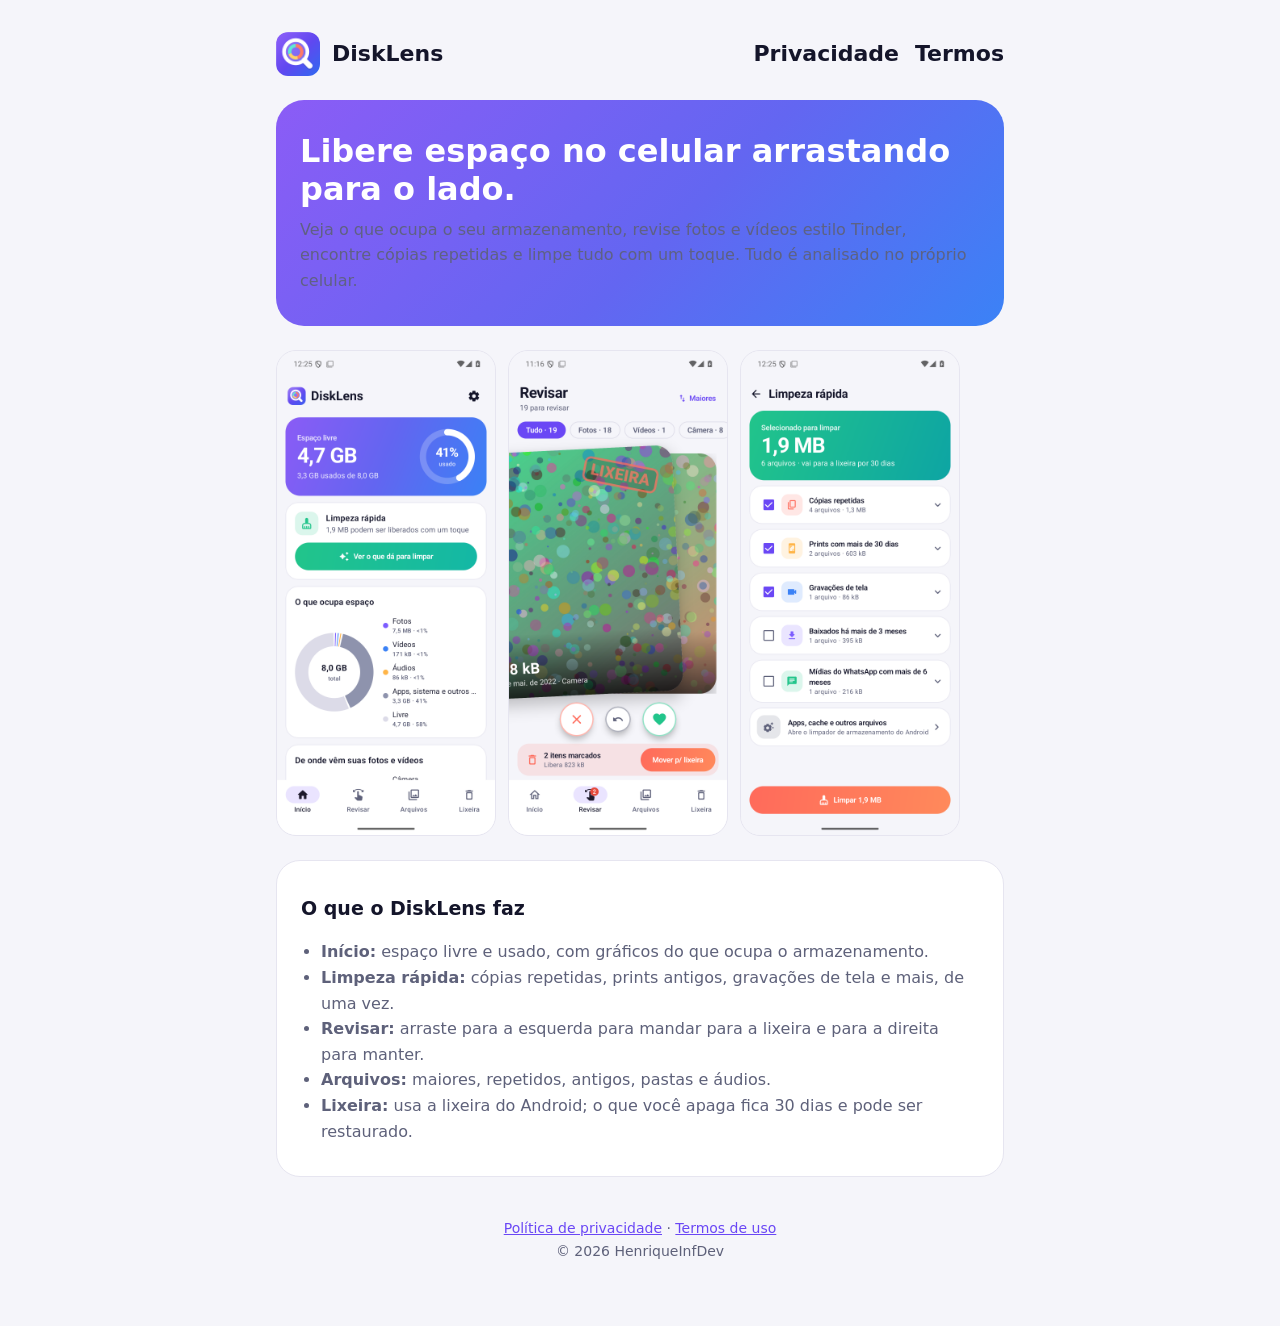
<file: index.html>
<!doctype html>
<html lang="pt-BR">
<head>
  <meta charset="utf-8">
  <meta name="viewport" content="width=device-width, initial-scale=1">
  <title>DiskLens — libere espaço no celular</title>
  <meta name="description" content="Veja para onde foi o espaço do seu celular e libere espaço arrastando fotos e vídeos para o lado.">
  <link rel="icon" href="icon.png">
  <link rel="stylesheet" href="style.css">
</head>
<body>
<div class="wrap">
  <header>
    <img src="icon.png" alt="">
    <a href="./">DiskLens</a>
    <nav><a href="privacidade.html">Privacidade</a><a href="termos.html">Termos</a></nav>
  </header>

  <section class="hero">
    <h1>Libere espaço no celular arrastando para o lado.</h1>
    <p>Veja o que ocupa o seu armazenamento, revise fotos e vídeos estilo Tinder, encontre cópias repetidas e limpe tudo com um toque. Tudo é analisado no próprio celular.</p>
  </section>

  <div class="shots">
    <img src="print-inicio.png" alt="Tela inicial do DiskLens">
    <img src="print-revisar.png" alt="Revisar fotos arrastando para o lado">
    <img src="print-limpeza.png" alt="Limpeza rápida">
  </div>

  <div class="card">
    <h2>O que o DiskLens faz</h2>
    <ul>
      <li><b>Início:</b> espaço livre e usado, com gráficos do que ocupa o armazenamento.</li>
      <li><b>Limpeza rápida:</b> cópias repetidas, prints antigos, gravações de tela e mais, de uma vez.</li>
      <li><b>Revisar:</b> arraste para a esquerda para mandar para a lixeira e para a direita para manter.</li>
      <li><b>Arquivos:</b> maiores, repetidos, antigos, pastas e áudios.</li>
      <li><b>Lixeira:</b> usa a lixeira do Android; o que você apaga fica 30 dias e pode ser restaurado.</li>
    </ul>
  </div>

  <footer>
    <a href="privacidade.html">Política de privacidade</a> ·
    <a href="termos.html">Termos de uso</a><br>
    © 2026 HenriqueInfDev
  </footer>
</div>
</body>
</html>
</file>
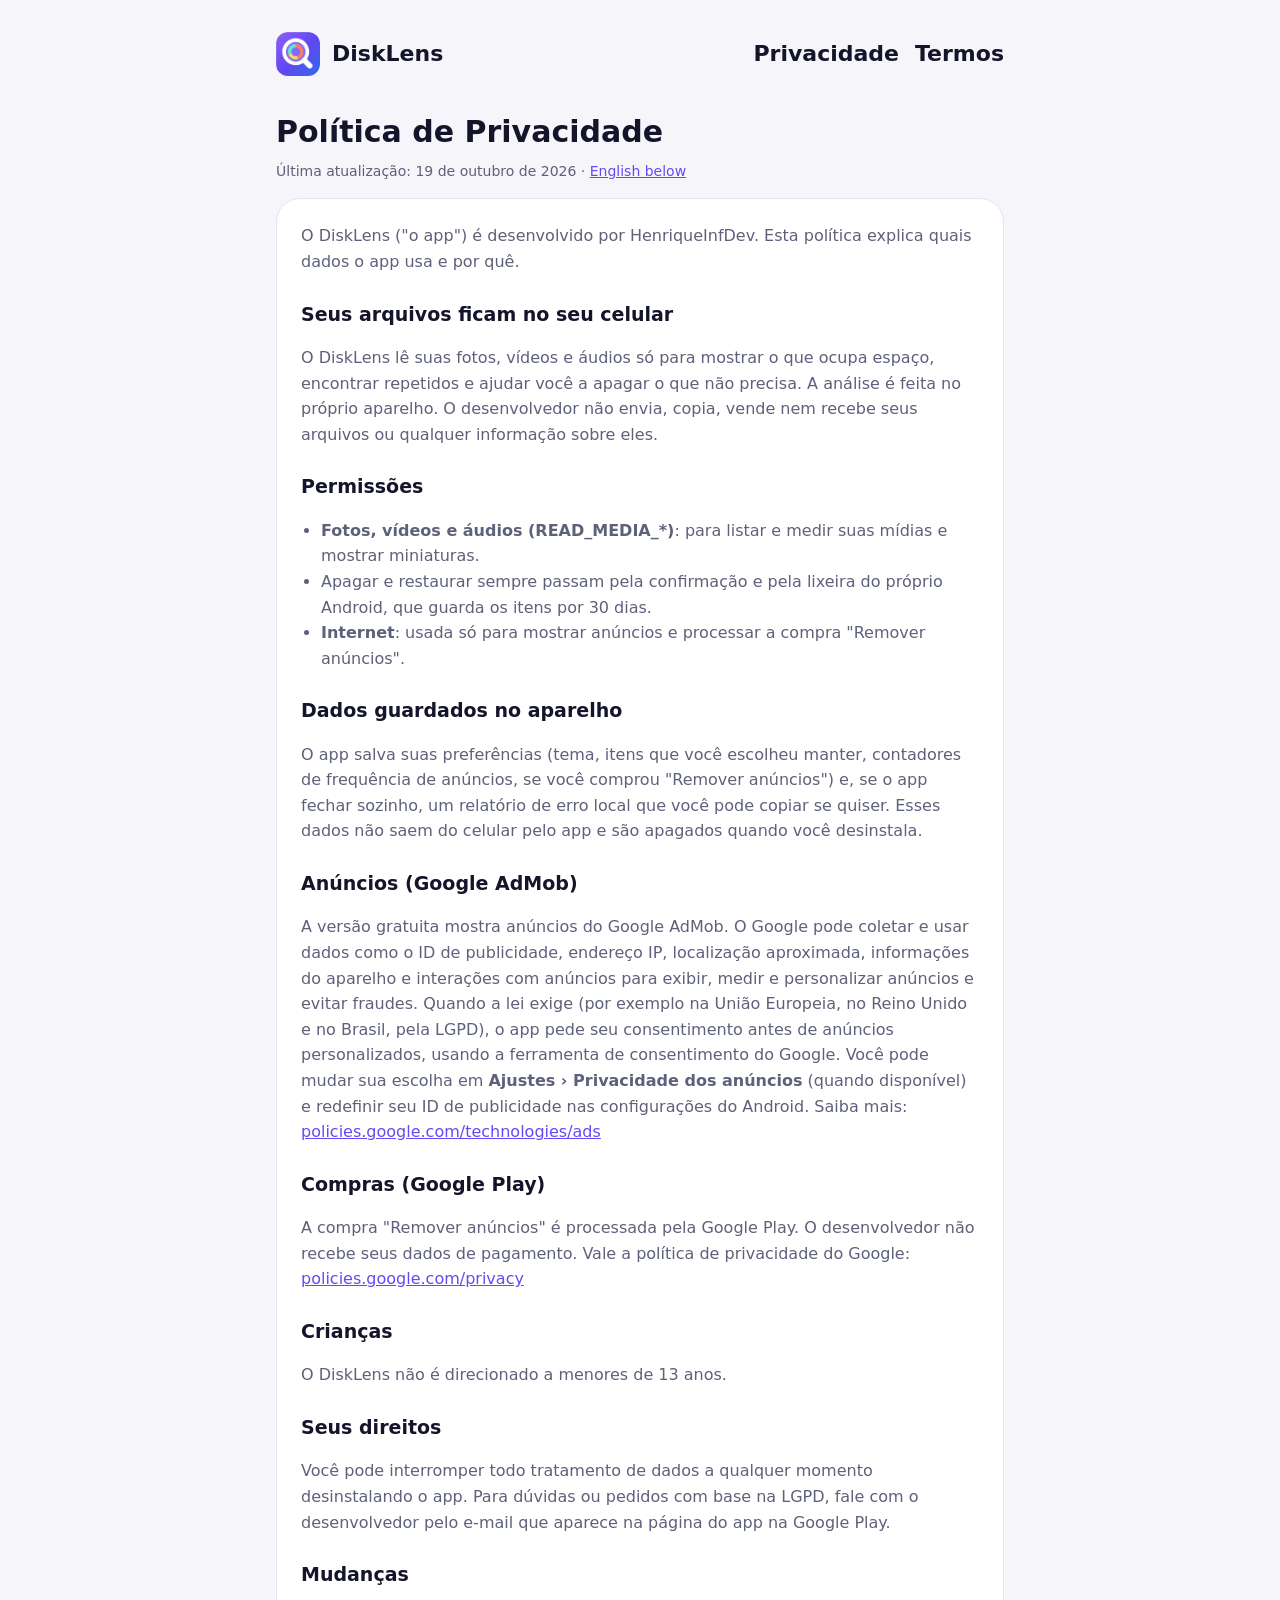
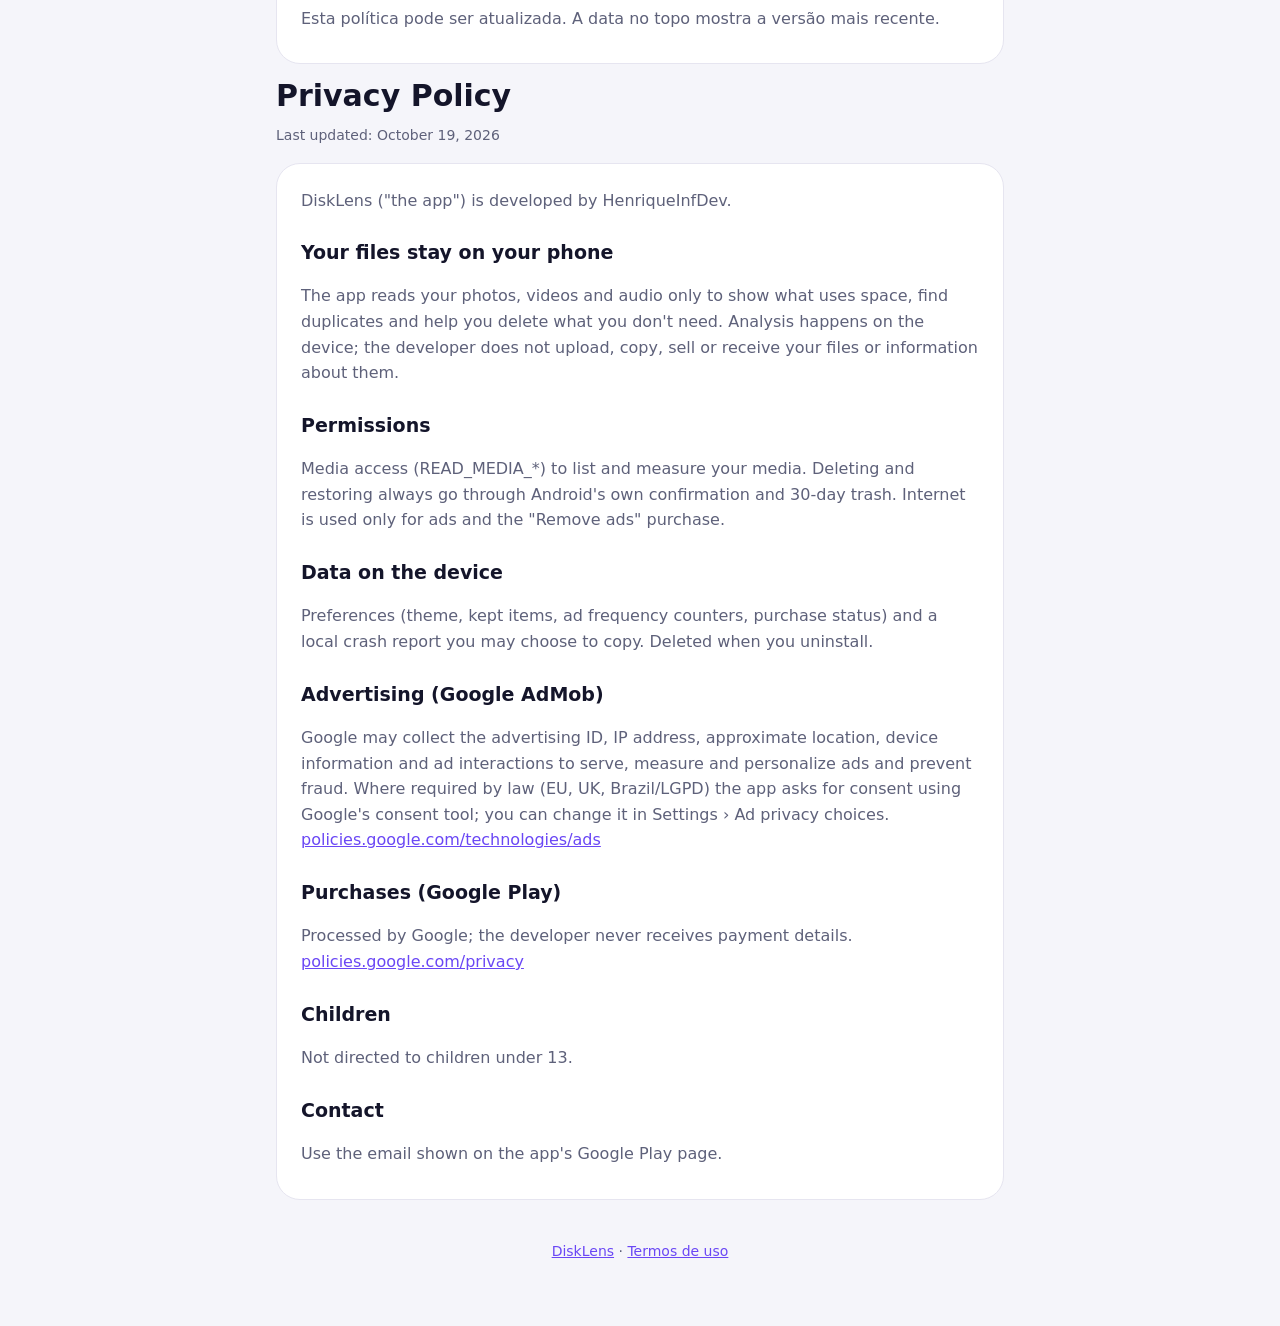
<file: privacidade.html>
<!doctype html>
<html lang="pt-BR">
<head>
  <meta charset="utf-8">
  <meta name="viewport" content="width=device-width, initial-scale=1">
  <title>Política de Privacidade — DiskLens</title>
  <link rel="icon" href="icon.png">
  <link rel="stylesheet" href="style.css">
</head>
<body>
<div class="wrap">
  <header>
    <img src="icon.png" alt="">
    <a href="./">DiskLens</a>
    <nav><a href="privacidade.html">Privacidade</a><a href="termos.html">Termos</a></nav>
  </header>

  <h1 class="page">Política de Privacidade</h1>
  <p class="updated">Última atualização: 19 de outubro de 2026 · <a class="lang" href="#english">English below</a></p>

  <div class="card">
    <p>O DiskLens ("o app") é desenvolvido por HenriqueInfDev. Esta política explica quais dados o app usa e por quê.</p>

    <h2>Seus arquivos ficam no seu celular</h2>
    <p>O DiskLens lê suas fotos, vídeos e áudios só para mostrar o que ocupa espaço, encontrar repetidos e ajudar você a apagar o que não precisa. A análise é feita no próprio aparelho. O desenvolvedor não envia, copia, vende nem recebe seus arquivos ou qualquer informação sobre eles.</p>

    <h2>Permissões</h2>
    <ul>
      <li><b>Fotos, vídeos e áudios (READ_MEDIA_*)</b>: para listar e medir suas mídias e mostrar miniaturas.</li>
      <li>Apagar e restaurar sempre passam pela confirmação e pela lixeira do próprio Android, que guarda os itens por 30 dias.</li>
      <li><b>Internet</b>: usada só para mostrar anúncios e processar a compra "Remover anúncios".</li>
    </ul>

    <h2>Dados guardados no aparelho</h2>
    <p>O app salva suas preferências (tema, itens que você escolheu manter, contadores de frequência de anúncios, se você comprou "Remover anúncios") e, se o app fechar sozinho, um relatório de erro local que você pode copiar se quiser. Esses dados não saem do celular pelo app e são apagados quando você desinstala.</p>

    <h2>Anúncios (Google AdMob)</h2>
    <p>A versão gratuita mostra anúncios do Google AdMob. O Google pode coletar e usar dados como o ID de publicidade, endereço IP, localização aproximada, informações do aparelho e interações com anúncios para exibir, medir e personalizar anúncios e evitar fraudes. Quando a lei exige (por exemplo na União Europeia, no Reino Unido e no Brasil, pela LGPD), o app pede seu consentimento antes de anúncios personalizados, usando a ferramenta de consentimento do Google. Você pode mudar sua escolha em <b>Ajustes › Privacidade dos anúncios</b> (quando disponível) e redefinir seu ID de publicidade nas configurações do Android. Saiba mais: <a href="https://policies.google.com/technologies/ads">policies.google.com/technologies/ads</a></p>

    <h2>Compras (Google Play)</h2>
    <p>A compra "Remover anúncios" é processada pela Google Play. O desenvolvedor não recebe seus dados de pagamento. Vale a política de privacidade do Google: <a href="https://policies.google.com/privacy">policies.google.com/privacy</a></p>

    <h2>Crianças</h2>
    <p>O DiskLens não é direcionado a menores de 13 anos.</p>

    <h2>Seus direitos</h2>
    <p>Você pode interromper todo tratamento de dados a qualquer momento desinstalando o app. Para dúvidas ou pedidos com base na LGPD, fale com o desenvolvedor pelo e-mail que aparece na página do app na Google Play.</p>

    <h2>Mudanças</h2>
    <p>Esta política pode ser atualizada. A data no topo mostra a versão mais recente.</p>
  </div>

  <h1 class="page" id="english">Privacy Policy</h1>
  <p class="updated">Last updated: October 19, 2026</p>
  <div class="card">
    <p>DiskLens ("the app") is developed by HenriqueInfDev.</p>
    <h2>Your files stay on your phone</h2>
    <p>The app reads your photos, videos and audio only to show what uses space, find duplicates and help you delete what you don't need. Analysis happens on the device; the developer does not upload, copy, sell or receive your files or information about them.</p>
    <h2>Permissions</h2>
    <p>Media access (READ_MEDIA_*) to list and measure your media. Deleting and restoring always go through Android's own confirmation and 30-day trash. Internet is used only for ads and the "Remove ads" purchase.</p>
    <h2>Data on the device</h2>
    <p>Preferences (theme, kept items, ad frequency counters, purchase status) and a local crash report you may choose to copy. Deleted when you uninstall.</p>
    <h2>Advertising (Google AdMob)</h2>
    <p>Google may collect the advertising ID, IP address, approximate location, device information and ad interactions to serve, measure and personalize ads and prevent fraud. Where required by law (EU, UK, Brazil/LGPD) the app asks for consent using Google's consent tool; you can change it in Settings › Ad privacy choices. <a href="https://policies.google.com/technologies/ads">policies.google.com/technologies/ads</a></p>
    <h2>Purchases (Google Play)</h2>
    <p>Processed by Google; the developer never receives payment details. <a href="https://policies.google.com/privacy">policies.google.com/privacy</a></p>
    <h2>Children</h2>
    <p>Not directed to children under 13.</p>
    <h2>Contact</h2>
    <p>Use the email shown on the app's Google Play page.</p>
  </div>

  <footer><a href="./">DiskLens</a> · <a href="termos.html">Termos de uso</a></footer>
</div>
</body>
</html>
</file>
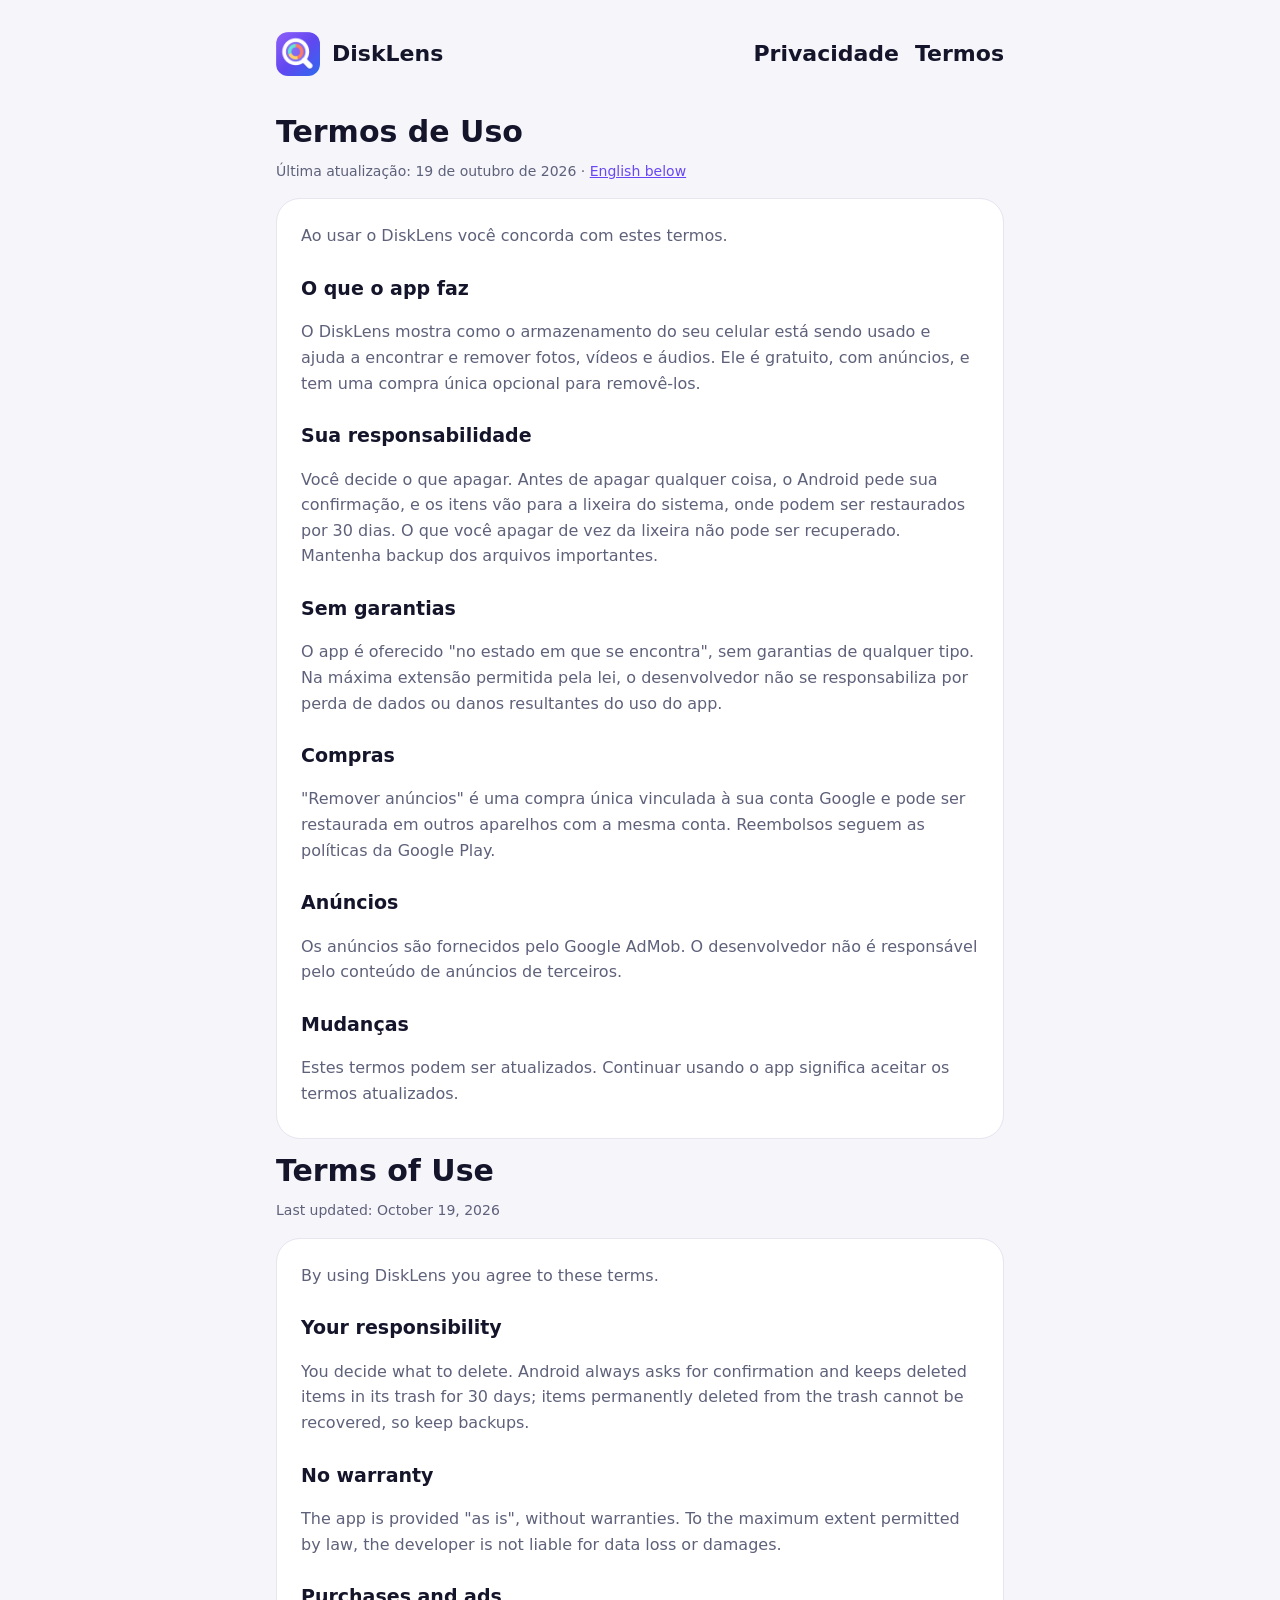
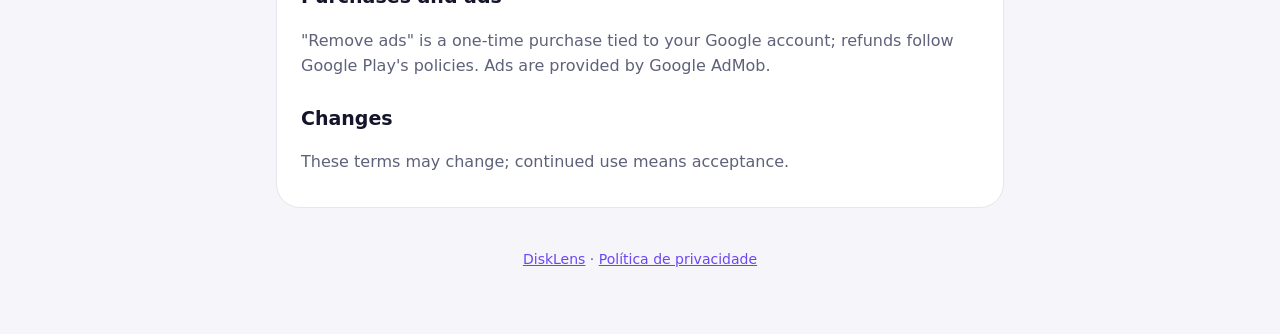
<file: termos.html>
<!doctype html>
<html lang="pt-BR">
<head>
  <meta charset="utf-8">
  <meta name="viewport" content="width=device-width, initial-scale=1">
  <title>Termos de Uso — DiskLens</title>
  <link rel="icon" href="icon.png">
  <link rel="stylesheet" href="style.css">
</head>
<body>
<div class="wrap">
  <header>
    <img src="icon.png" alt="">
    <a href="./">DiskLens</a>
    <nav><a href="privacidade.html">Privacidade</a><a href="termos.html">Termos</a></nav>
  </header>

  <h1 class="page">Termos de Uso</h1>
  <p class="updated">Última atualização: 19 de outubro de 2026 · <a class="lang" href="#english">English below</a></p>

  <div class="card">
    <p>Ao usar o DiskLens você concorda com estes termos.</p>

    <h2>O que o app faz</h2>
    <p>O DiskLens mostra como o armazenamento do seu celular está sendo usado e ajuda a encontrar e remover fotos, vídeos e áudios. Ele é gratuito, com anúncios, e tem uma compra única opcional para removê-los.</p>

    <h2>Sua responsabilidade</h2>
    <p>Você decide o que apagar. Antes de apagar qualquer coisa, o Android pede sua confirmação, e os itens vão para a lixeira do sistema, onde podem ser restaurados por 30 dias. O que você apagar de vez da lixeira não pode ser recuperado. Mantenha backup dos arquivos importantes.</p>

    <h2>Sem garantias</h2>
    <p>O app é oferecido "no estado em que se encontra", sem garantias de qualquer tipo. Na máxima extensão permitida pela lei, o desenvolvedor não se responsabiliza por perda de dados ou danos resultantes do uso do app.</p>

    <h2>Compras</h2>
    <p>"Remover anúncios" é uma compra única vinculada à sua conta Google e pode ser restaurada em outros aparelhos com a mesma conta. Reembolsos seguem as políticas da Google Play.</p>

    <h2>Anúncios</h2>
    <p>Os anúncios são fornecidos pelo Google AdMob. O desenvolvedor não é responsável pelo conteúdo de anúncios de terceiros.</p>

    <h2>Mudanças</h2>
    <p>Estes termos podem ser atualizados. Continuar usando o app significa aceitar os termos atualizados.</p>
  </div>

  <h1 class="page" id="english">Terms of Use</h1>
  <p class="updated">Last updated: October 19, 2026</p>
  <div class="card">
    <p>By using DiskLens you agree to these terms.</p>
    <h2>Your responsibility</h2>
    <p>You decide what to delete. Android always asks for confirmation and keeps deleted items in its trash for 30 days; items permanently deleted from the trash cannot be recovered, so keep backups.</p>
    <h2>No warranty</h2>
    <p>The app is provided "as is", without warranties. To the maximum extent permitted by law, the developer is not liable for data loss or damages.</p>
    <h2>Purchases and ads</h2>
    <p>"Remove ads" is a one-time purchase tied to your Google account; refunds follow Google Play's policies. Ads are provided by Google AdMob.</p>
    <h2>Changes</h2>
    <p>These terms may change; continued use means acceptance.</p>
  </div>

  <footer><a href="./">DiskLens</a> · <a href="privacidade.html">Política de privacidade</a></footer>
</div>
</body>
</html>
</file>
<file: style.css>
:root {
  --bg: #f5f5fa;
  --card: #ffffff;
  --border: #e6e5f0;
  --text: #14152a;
  --muted: #5e617a;
  --brand: #6a47f5;
  --grad: linear-gradient(135deg, #8b5cf6, #6366f1 55%, #3b82f6);
}
@media (prefers-color-scheme: dark) {
  :root {
    --bg: #0c0d16;
    --card: #15172a;
    --border: #23263b;
    --text: #ecedf6;
    --muted: #9ea1ba;
    --brand: #9b85ff;
  }
}
* { box-sizing: border-box; }
body {
  margin: 0;
  background: var(--bg);
  color: var(--text);
  font: 16px/1.6 system-ui, -apple-system, "Segoe UI", Roboto, sans-serif;
}
a { color: var(--brand); }
.wrap { max-width: 760px; margin: 0 auto; padding: 24px 16px 64px; }
header { display: flex; align-items: center; gap: 12px; padding: 8px 0 24px; }
header img { width: 44px; height: 44px; border-radius: 12px; }
header a { text-decoration: none; color: var(--text); font-weight: 700; font-size: 22px; }
nav { margin-left: auto; display: flex; gap: 16px; font-size: 15px; }
.hero {
  background: var(--grad);
  color: #fff;
  border-radius: 28px;
  padding: 32px 24px;
}
.hero h1 { margin: 0 0 8px; font-size: 32px; line-height: 1.2; }
.hero p { margin: 0; opacity: .92; }
.shots { display: flex; gap: 12px; margin: 24px 0; overflow-x: auto; }
.shots img { width: 220px; border-radius: 20px; border: 1px solid var(--border); flex: none; }
.card {
  background: var(--card);
  border: 1px solid var(--border);
  border-radius: 24px;
  padding: 8px 24px 16px;
  margin-top: 16px;
}
h1.page { font-size: 30px; margin: 8px 0 0; }
.updated { color: var(--muted); font-size: 14px; margin: 4px 0 16px; }
h2 { font-size: 19px; margin: 24px 0 4px; }
p, li { color: var(--muted); }
ul { padding-left: 20px; }
footer { color: var(--muted); font-size: 14px; margin-top: 40px; text-align: center; }
.lang { font-size: 14px; }
</file>
